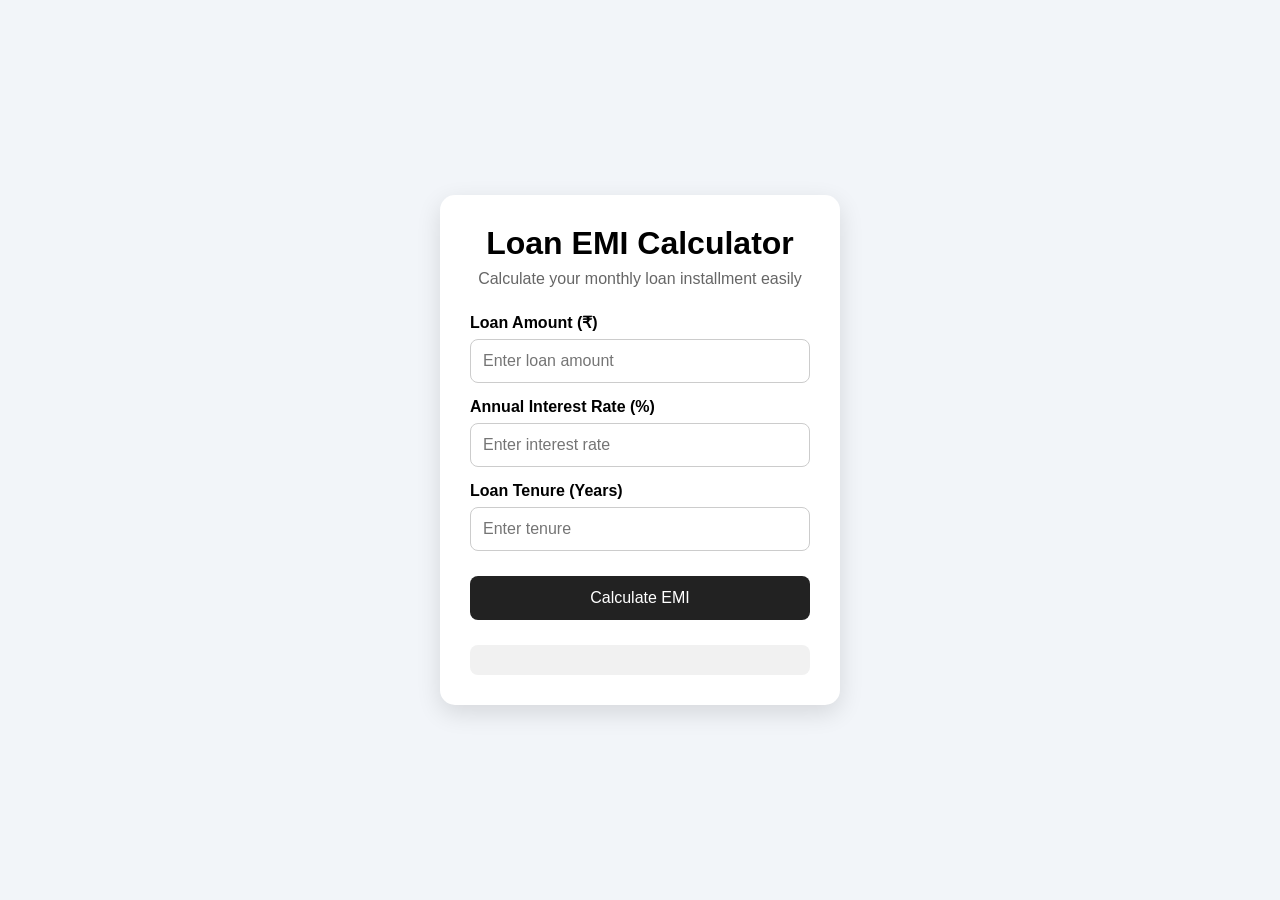
<file: Task_1_Loan_EMI_Calculator/index.html>
<!DOCTYPE html>
<html lang="en">
<head>
    <meta charset="UTF-8">
    <meta name="viewport" content="width=device-width, initial-scale=1.0">
    <title>Loan EMI Calculator</title>
    <link rel="stylesheet" href="style.css">
</head>
<body>

    <div class="container">
        <h1>Loan EMI Calculator</h1>
        <p>Calculate your monthly loan installment easily</p>

        <label>Loan Amount (₹)</label>
        <input type="number" id="principal" placeholder="Enter loan amount">

        <label>Annual Interest Rate (%)</label>
        <input type="number" id="interest" placeholder="Enter interest rate">

        <label>Loan Tenure (Years)</label>
        <input type="number" id="tenure" placeholder="Enter tenure">

        <button onclick="calculateEMI()">Calculate EMI</button>

        <div id="result"></div>
    </div>

    <script src="script.js"></script>
</body>
</html>
</file>
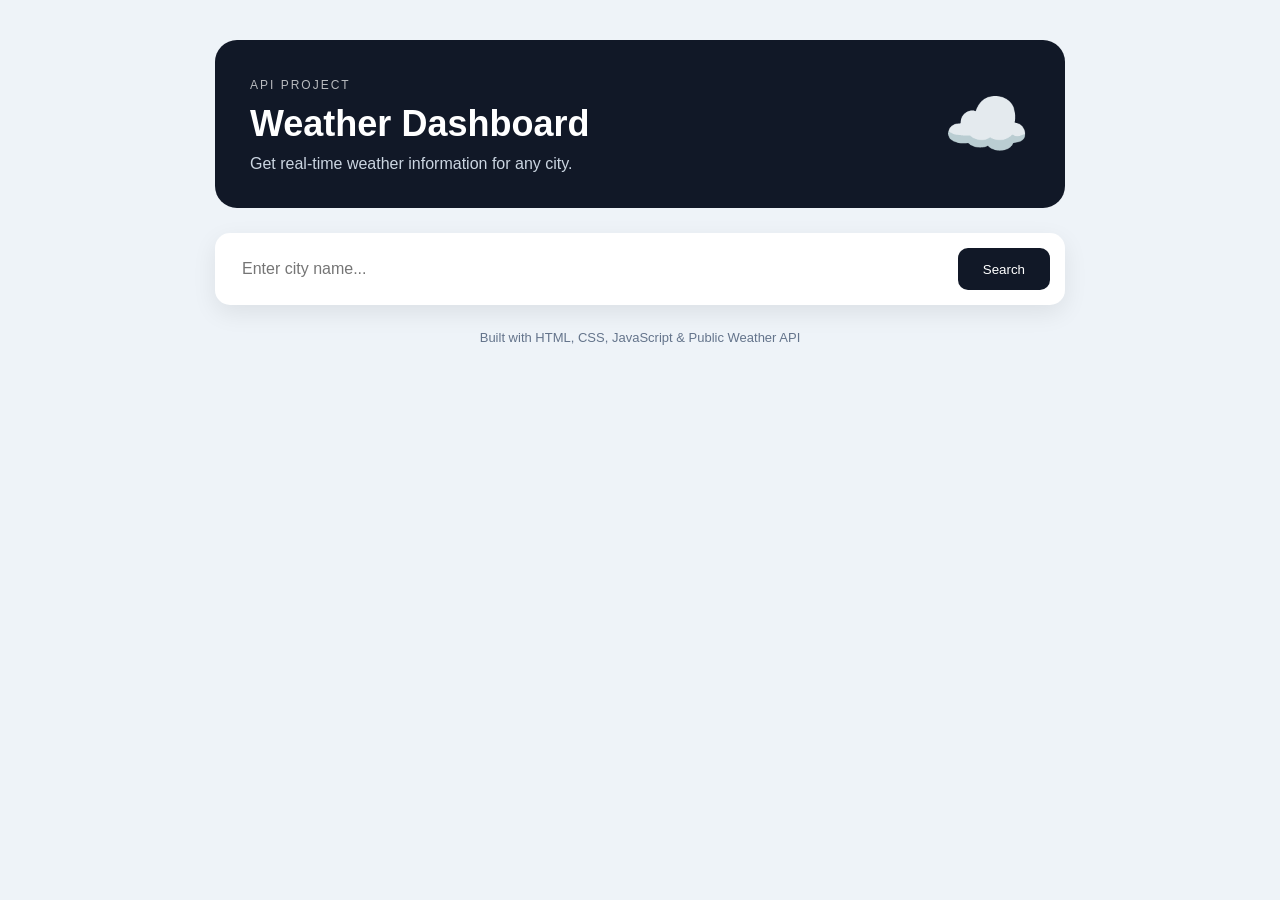
<file: Task_2_API_Data/index.html>
<!DOCTYPE html>
<html lang="en">
<head>
    <meta charset="UTF-8">
    <meta name="viewport" content="width=device-width, initial-scale=1.0">
    <title>Weather Dashboard</title>
    <link rel="stylesheet" href="style.css">
</head>
<body>

<div class="app">
    <div class="header">
        <div>
            <span class="tag">API PROJECT</span>
            <h1>Weather Dashboard</h1>
            <p>Get real-time weather information for any city.</p>
        </div>
        <div class="cloud">☁️</div>
    </div>

    <div class="search-box">
        <input
            type="text"
            id="cityInput"
            placeholder="Enter city name..."
        >
        <button onclick="getWeather()">Search</button>
    </div>

    <div id="message"></div>

    <div id="weather" class="weather-card hidden">

        <div class="location">
            <div>
                <p class="small">CURRENT WEATHER</p>
                <h2 id="cityName">City</h2>
            </div>
            <div id="weatherIcon">☀️</div>
        </div>

        <div class="temperature">
            <span id="temperature">--</span>°C
        </div>

        <div id="condition" class="condition">
            Clear
        </div>

        <div class="details">

            <div class="detail">
                <span>🌡️</span>
                <div>
                    <small>Feels Like</small>
                    <strong id="feelsLike">--°C</strong>
                </div>
            </div>

            <div class="detail">
                <span>💧</span>
                <div>
                    <small>Humidity</small>
                    <strong id="humidity">--%</strong>
                </div>
            </div>

            <div class="detail">
                <span>💨</span>
                <div>
                    <small>Wind Speed</small>
                    <strong id="wind">-- km/h</strong>
                </div>
            </div>

        </div>
    </div>

    <footer>
        Built with HTML, CSS, JavaScript & Public Weather API
    </footer>
</div>

<script src="script.js"></script>
</body>
</html>
</file>
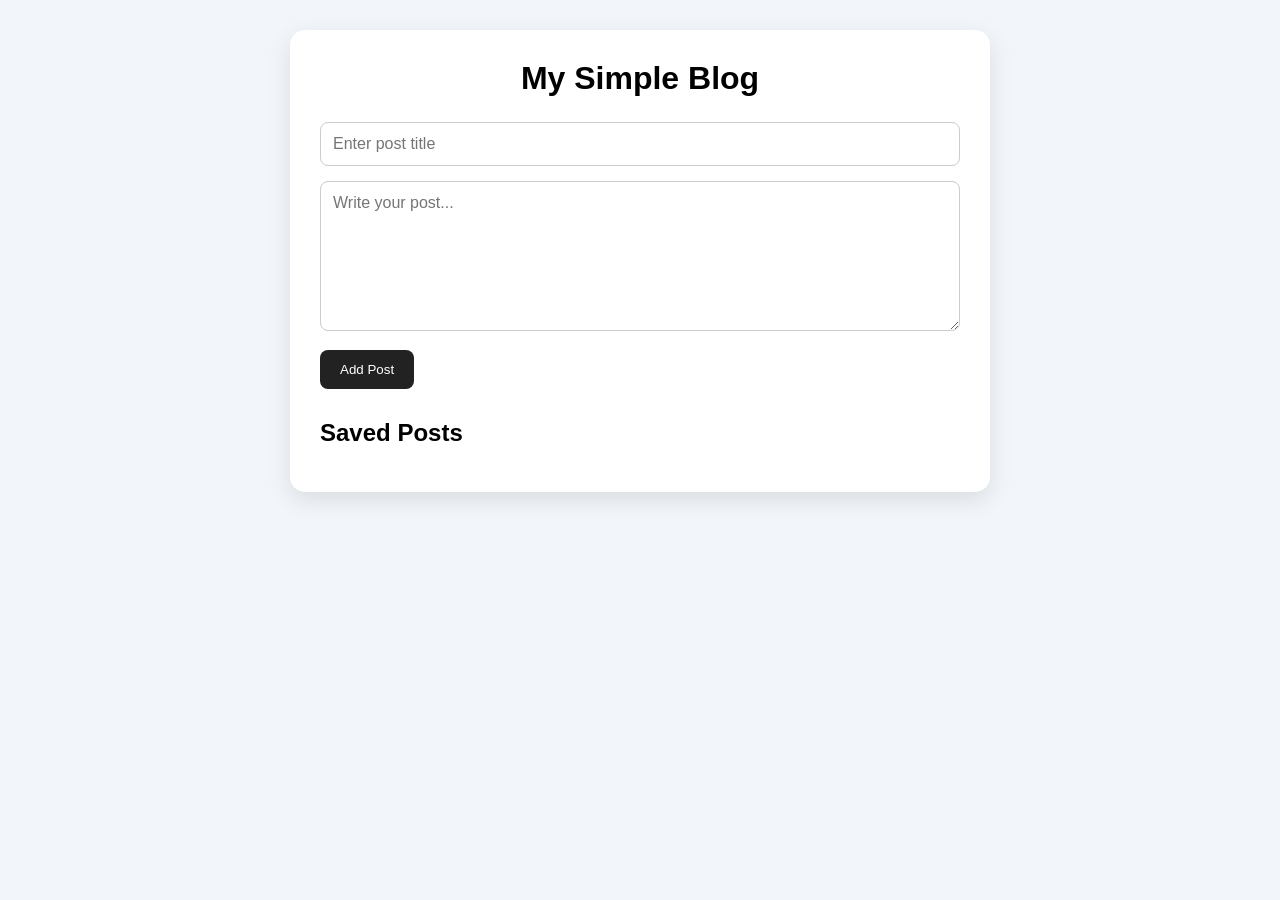
<file: Task_3_Blog_App/index.html>
<!DOCTYPE html>
<html lang="en">
<head>
    <meta charset="UTF-8">
    <meta name="viewport" content="width=device-width, initial-scale=1.0">
    <title>Simple Blog App</title>
    <link rel="stylesheet" href="style.css">
</head>
<body>

<div class="container">
    <h1>My Simple Blog</h1>

    <input type="text" id="title" placeholder="Enter post title">

    <textarea id="content" placeholder="Write your post..."></textarea>

    <button onclick="addPost()">Add Post</button>

    <h2>Saved Posts</h2>

    <div id="posts"></div>
</div>

<script src="script.js"></script>
</body>
</html>
</file>
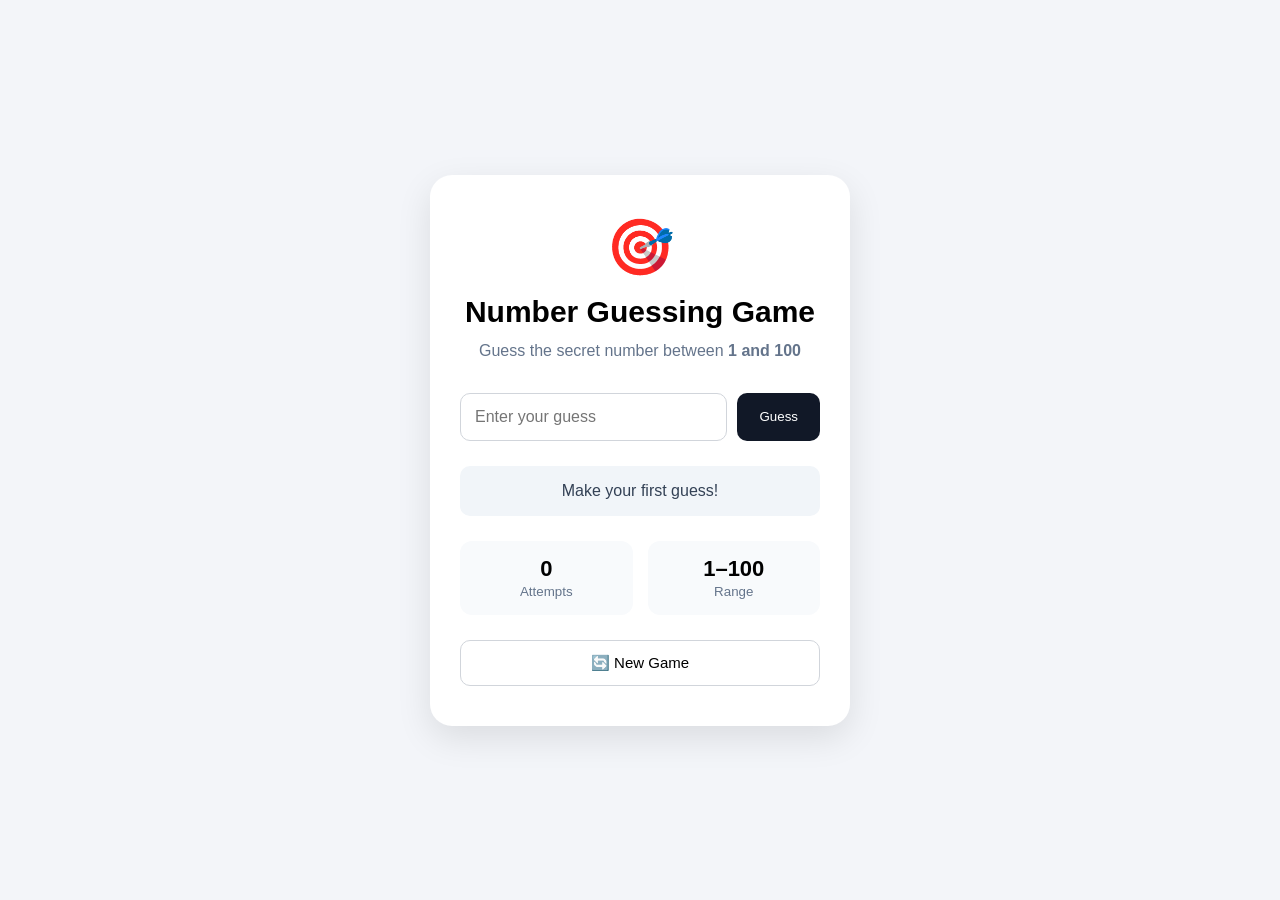
<file: Task_4_Number_Guessing_Game/index.html>
<!DOCTYPE html>
<html lang="en">
<head>
    <meta charset="UTF-8">
    <meta name="viewport" content="width=device-width, initial-scale=1.0">
    <title>Number Guessing Game</title>
    <link rel="stylesheet" href="style.css">
</head>
<body>

<div class="game-container">

    <div class="icon">🎯</div>

    <h1>Number Guessing Game</h1>

    <p class="description">
        Guess the secret number between <strong>1 and 100</strong>
    </p>

    <div class="input-area">
        <input
            type="number"
            id="guessInput"
            min="1"
            max="100"
            placeholder="Enter your guess"
        >

        <button onclick="checkGuess()">Guess</button>
    </div>

    <div id="message" class="message">
        Make your first guess!
    </div>

    <div class="stats">
        <div>
            <span id="attempts">0</span>
            <small>Attempts</small>
        </div>

        <div>
            <span>1–100</span>
            <small>Range</small>
        </div>
    </div>

    <button class="restart" onclick="restartGame()">
        🔄 New Game
    </button>

</div>

<script src="script.js"></script>
</body>
</html>
</file>
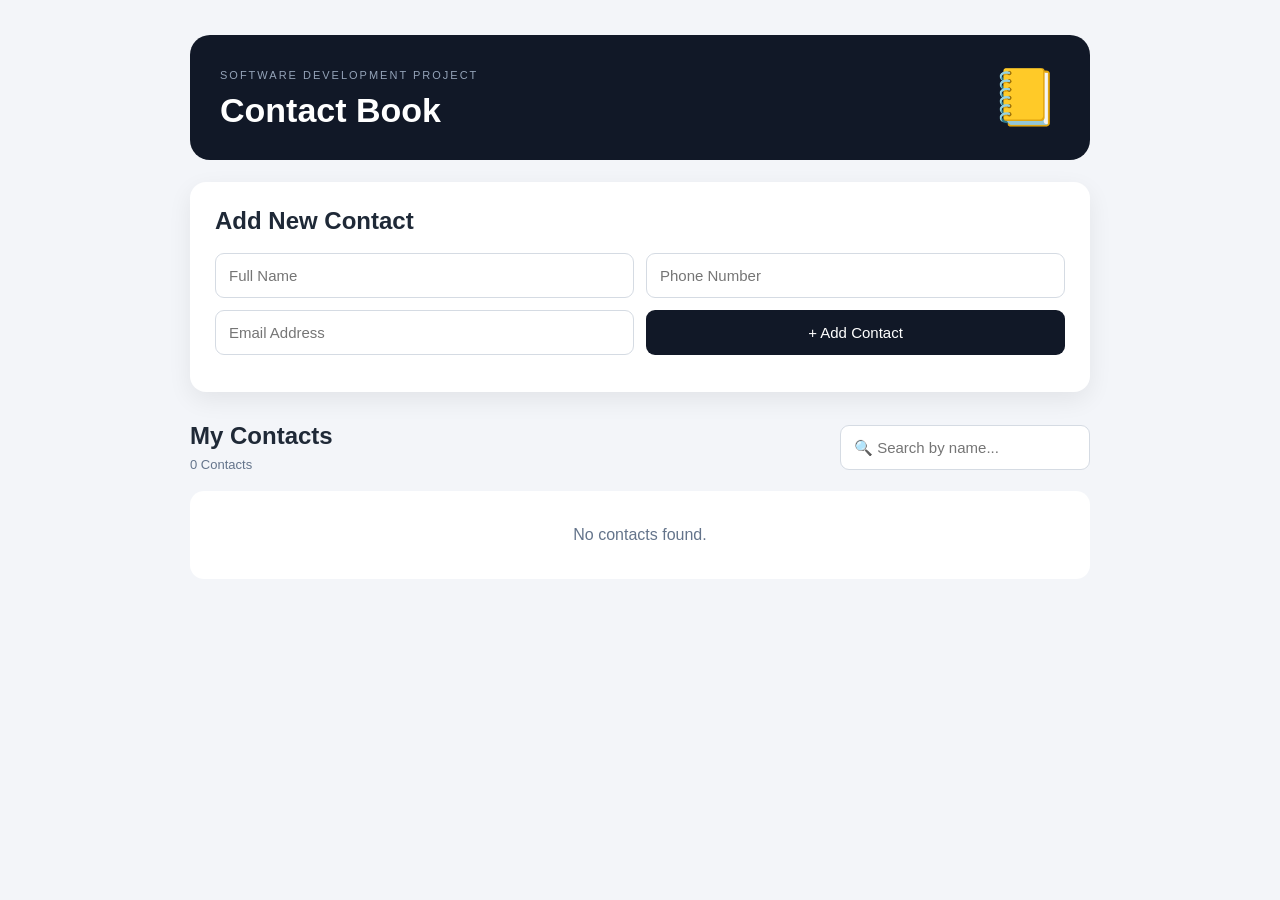
<file: Task_5_Contact_Book/index.html>
<!DOCTYPE html>
<html lang="en">
<head>
    <meta charset="UTF-8">
    <meta name="viewport" content="width=device-width, initial-scale=1.0">
    <title>Contact Book</title>
    <link rel="stylesheet" href="style.css">
</head>
<body>

<div class="app">

    <header>
        <div>
            <span>SOFTWARE DEVELOPMENT PROJECT</span>
            <h1>Contact Book</h1>
        </div>
        <div class="icon">📒</div>
    </header>

    <section class="form-card">

        <h2>Add New Contact</h2>

        <div class="form-grid">

            <input
                type="text"
                id="name"
                placeholder="Full Name"
            >

            <input
                type="tel"
                id="phone"
                placeholder="Phone Number"
            >

            <input
                type="email"
                id="email"
                placeholder="Email Address"
            >

            <button onclick="addContact()">
                + Add Contact
            </button>

        </div>

        <p id="message"></p>

    </section>

    <section class="contacts-section">

        <div class="section-header">
            <div>
                <h2>My Contacts</h2>
                <span id="contactCount">0 Contacts</span>
            </div>

            <input
                type="text"
                id="search"
                placeholder="🔍 Search by name..."
                oninput="searchContacts()"
            >
        </div>

        <div id="contacts"></div>

    </section>

</div>

<script src="script.js"></script>

</body>
</html>
</file>
<file: Task_1_Loan_EMI_Calculator/style.css>
* {
    box-sizing: border-box;
    margin: 0;
    padding: 0;
    font-family: Arial, sans-serif;
}

body {
    min-height: 100vh;
    display: flex;
    justify-content: center;
    align-items: center;
    background: #f2f5f9;
}

.container {
    width: 400px;
    background: white;
    padding: 30px;
    border-radius: 15px;
    box-shadow: 0 8px 25px rgba(0, 0, 0, 0.12);
}

h1 {
    text-align: center;
    margin-bottom: 8px;
}

p {
    text-align: center;
    color: #666;
    margin-bottom: 25px;
}

label {
    display: block;
    margin-top: 15px;
    margin-bottom: 7px;
    font-weight: bold;
}

input {
    width: 100%;
    padding: 12px;
    border: 1px solid #ccc;
    border-radius: 8px;
    font-size: 16px;
}

button {
    width: 100%;
    margin-top: 25px;
    padding: 13px;
    border: none;
    border-radius: 8px;
    background: #222;
    color: white;
    font-size: 16px;
    cursor: pointer;
}

button:hover {
    opacity: 0.85;
}

#result {
    margin-top: 25px;
    padding: 15px;
    text-align: center;
    border-radius: 8px;
    background: #f1f1f1;
    font-size: 18px;
    font-weight: bold;
}
</file>
<file: Task_2_API_Data/style.css>
* {
    box-sizing: border-box;
    margin: 0;
    padding: 0;
    font-family: Arial, sans-serif;
}

body {
    min-height: 100vh;
    background: #eef3f8;
    display: flex;
    justify-content: center;
    padding: 40px 20px;
}

.app {
    width: 100%;
    max-width: 850px;
}

.header {
    background: #111827;
    color: white;
    padding: 35px;
    border-radius: 22px;
    display: flex;
    justify-content: space-between;
    align-items: center;
}

.tag {
    font-size: 12px;
    letter-spacing: 2px;
    opacity: 0.7;
}

.header h1 {
    font-size: 36px;
    margin: 10px 0;
}

.header p {
    color: #cbd5e1;
}

.cloud {
    font-size: 70px;
}

.search-box {
    background: white;
    padding: 15px;
    border-radius: 15px;
    display: flex;
    gap: 10px;
    margin: 25px 0;
    box-shadow: 0 8px 25px rgba(0,0,0,0.08);
}

.search-box input {
    flex: 1;
    border: none;
    outline: none;
    padding: 12px;
    font-size: 16px;
}

.search-box button {
    border: none;
    background: #111827;
    color: white;
    padding: 0 25px;
    border-radius: 10px;
    cursor: pointer;
}

.weather-card {
    background: white;
    border-radius: 22px;
    padding: 30px;
    box-shadow: 0 8px 25px rgba(0,0,0,0.08);
}

.location {
    display: flex;
    justify-content: space-between;
    align-items: center;
}

.small {
    font-size: 12px;
    color: #64748b;
    letter-spacing: 1px;
}

.location h2 {
    font-size: 30px;
    margin-top: 6px;
}

#weatherIcon {
    font-size: 65px;
}

.temperature {
    font-size: 70px;
    font-weight: bold;
    margin-top: 25px;
}

.condition {
    color: #64748b;
    font-size: 20px;
    margin-bottom: 30px;
}

.details {
    display: grid;
    grid-template-columns: repeat(3, 1fr);
    gap: 15px;
}

.detail {
    background: #f4f6f8;
    padding: 20px;
    border-radius: 15px;
    display: flex;
    gap: 12px;
    align-items: center;
}

.detail > span {
    font-size: 28px;
}

.detail small {
    display: block;
    color: #64748b;
    margin-bottom: 5px;
}

.detail strong {
    font-size: 17px;
}

#message {
    text-align: center;
    margin: 15px;
    color: #64748b;
}

.hidden {
    display: none;
}

footer {
    text-align: center;
    color: #64748b;
    margin-top: 25px;
    font-size: 13px;
}

@media (max-width: 600px) {

    .header {
        padding: 25px;
    }

    .header h1 {
        font-size: 27px;
    }

    .cloud {
        font-size: 45px;
    }

    .details {
        grid-template-columns: 1fr;
    }

    .temperature {
        font-size: 55px;
    }
}
</file>
<file: Task_3_Blog_App/style.css>
* {
    box-sizing: border-box;
    margin: 0;
    padding: 0;
    font-family: Arial, sans-serif;
}

body {
    background: #f2f5f9;
    padding: 30px;
}

.container {
    max-width: 700px;
    margin: auto;
    background: white;
    padding: 30px;
    border-radius: 15px;
    box-shadow: 0 8px 25px rgba(0,0,0,0.1);
}

h1 {
    text-align: center;
    margin-bottom: 25px;
}

input,
textarea {
    width: 100%;
    padding: 12px;
    margin-bottom: 15px;
    border: 1px solid #ccc;
    border-radius: 8px;
    font-size: 16px;
}

textarea {
    height: 150px;
    resize: vertical;
}

button {
    padding: 12px 20px;
    border: none;
    border-radius: 8px;
    background: #222;
    color: white;
    cursor: pointer;
}

h2 {
    margin: 30px 0 15px;
}

.post {
    background: #f5f5f5;
    padding: 18px;
    margin-bottom: 15px;
    border-radius: 10px;
}

.post h3 {
    margin-bottom: 10px;
}

.post p {
    margin-bottom: 15px;
    line-height: 1.5;
}

.delete-btn {
    background: #c0392b;
}
</file>
<file: Task_4_Number_Guessing_Game/style.css>
* {
    box-sizing: border-box;
    margin: 0;
    padding: 0;
    font-family: Arial, sans-serif;
}

body {
    min-height: 100vh;
    display: flex;
    justify-content: center;
    align-items: center;
    background: #f3f5f9;
    padding: 20px;
}

.game-container {
    width: 420px;
    background: white;
    padding: 40px 30px;
    border-radius: 22px;
    text-align: center;
    box-shadow: 0 12px 35px rgba(0,0,0,0.1);
}

.icon {
    font-size: 55px;
    margin-bottom: 15px;
}

h1 {
    font-size: 30px;
    margin-bottom: 10px;
}

.description {
    color: #64748b;
    line-height: 1.5;
    margin-bottom: 30px;
}

.input-area {
    display: flex;
    gap: 10px;
}

input {
    flex: 1;
    padding: 14px;
    border: 1px solid #d1d5db;
    border-radius: 10px;
    font-size: 16px;
    outline: none;
}

input:focus {
    border-color: #111827;
}

.input-area button {
    padding: 0 22px;
    border: none;
    border-radius: 10px;
    background: #111827;
    color: white;
    cursor: pointer;
}

.message {
    margin: 25px 0;
    padding: 15px;
    border-radius: 10px;
    background: #f1f5f9;
    color: #334155;
    min-height: 50px;
    display: flex;
    align-items: center;
    justify-content: center;
}

.stats {
    display: flex;
    gap: 15px;
    margin-bottom: 25px;
}

.stats div {
    flex: 1;
    background: #f8fafc;
    padding: 15px;
    border-radius: 12px;
}

.stats span {
    display: block;
    font-size: 22px;
    font-weight: bold;
}

.stats small {
    color: #64748b;
}

.restart {
    width: 100%;
    padding: 13px;
    border: 1px solid #d1d5db;
    border-radius: 10px;
    background: white;
    cursor: pointer;
    font-size: 15px;
}

.restart:hover {
    background: #f8fafc;
}

@media (max-width: 500px) {
    .game-container {
        width: 100%;
    }
}
</file>
<file: Task_5_Contact_Book/style.css>
* {
    box-sizing: border-box;
    margin: 0;
    padding: 0;
    font-family: Arial, sans-serif;
}

body {
    min-height: 100vh;
    background: #f3f5f9;
    padding: 35px 20px;
    color: #1f2937;
}

.app {
    max-width: 900px;
    margin: auto;
}

header {
    background: #111827;
    color: white;
    padding: 30px;
    border-radius: 20px;
    display: flex;
    justify-content: space-between;
    align-items: center;
}

header span {
    font-size: 11px;
    letter-spacing: 2px;
    color: #94a3b8;
}

header h1 {
    margin-top: 8px;
    font-size: 34px;
}

.icon {
    font-size: 55px;
}

.form-card {
    background: white;
    margin-top: 22px;
    padding: 25px;
    border-radius: 16px;
    box-shadow: 0 8px 25px rgba(0,0,0,0.07);
}

.form-card h2 {
    margin-bottom: 18px;
}

.form-grid {
    display: grid;
    grid-template-columns: 1fr 1fr;
    gap: 12px;
}

input {
    padding: 13px;
    border: 1px solid #d5dbe3;
    border-radius: 9px;
    font-size: 15px;
    outline: none;
}

input:focus {
    border-color: #111827;
}

.form-grid button {
    border: none;
    border-radius: 9px;
    background: #111827;
    color: white;
    cursor: pointer;
    font-size: 15px;
}

#message {
    margin-top: 12px;
    font-size: 14px;
}

.contacts-section {
    margin-top: 30px;
}

.section-header {
    display: flex;
    justify-content: space-between;
    align-items: center;
    gap: 20px;
    margin-bottom: 18px;
}

.section-header h2 {
    margin-bottom: 5px;
}

.section-header span {
    color: #64748b;
    font-size: 13px;
}

#search {
    width: 250px;
}

.contact {
    background: white;
    padding: 20px;
    border-radius: 14px;
    margin-bottom: 12px;
    display: flex;
    align-items: center;
    justify-content: space-between;
    box-shadow: 0 5px 18px rgba(0,0,0,0.05);
}

.contact-info {
    display: flex;
    align-items: center;
    gap: 15px;
}

.avatar {
    width: 48px;
    height: 48px;
    border-radius: 50%;
    background: #e5e7eb;
    display: flex;
    align-items: center;
    justify-content: center;
    font-weight: bold;
}

.contact h3 {
    margin-bottom: 5px;
}

.contact p {
    color: #64748b;
    font-size: 14px;
    margin-top: 3px;
}

.delete-btn {
    border: none;
    background: #fee2e2;
    color: #dc2626;
    padding: 9px 13px;
    border-radius: 8px;
    cursor: pointer;
}

.empty {
    background: white;
    padding: 35px;
    border-radius: 14px;
    text-align: center;
    color: #64748b;
}

@media (max-width: 650px) {

    .form-grid {
        grid-template-columns: 1fr;
    }

    .form-grid button {
        padding: 13px;
    }

    .section-header {
        flex-direction: column;
        align-items: stretch;
    }

    #search {
        width: 100%;
    }

    .contact {
        align-items: flex-start;
        gap: 15px;
    }

    .contact-info {
        align-items: flex-start;
    }

    .contact {
        flex-direction: column;
    }

    .delete-btn {
        width: 100%;
    }
}
</file>
